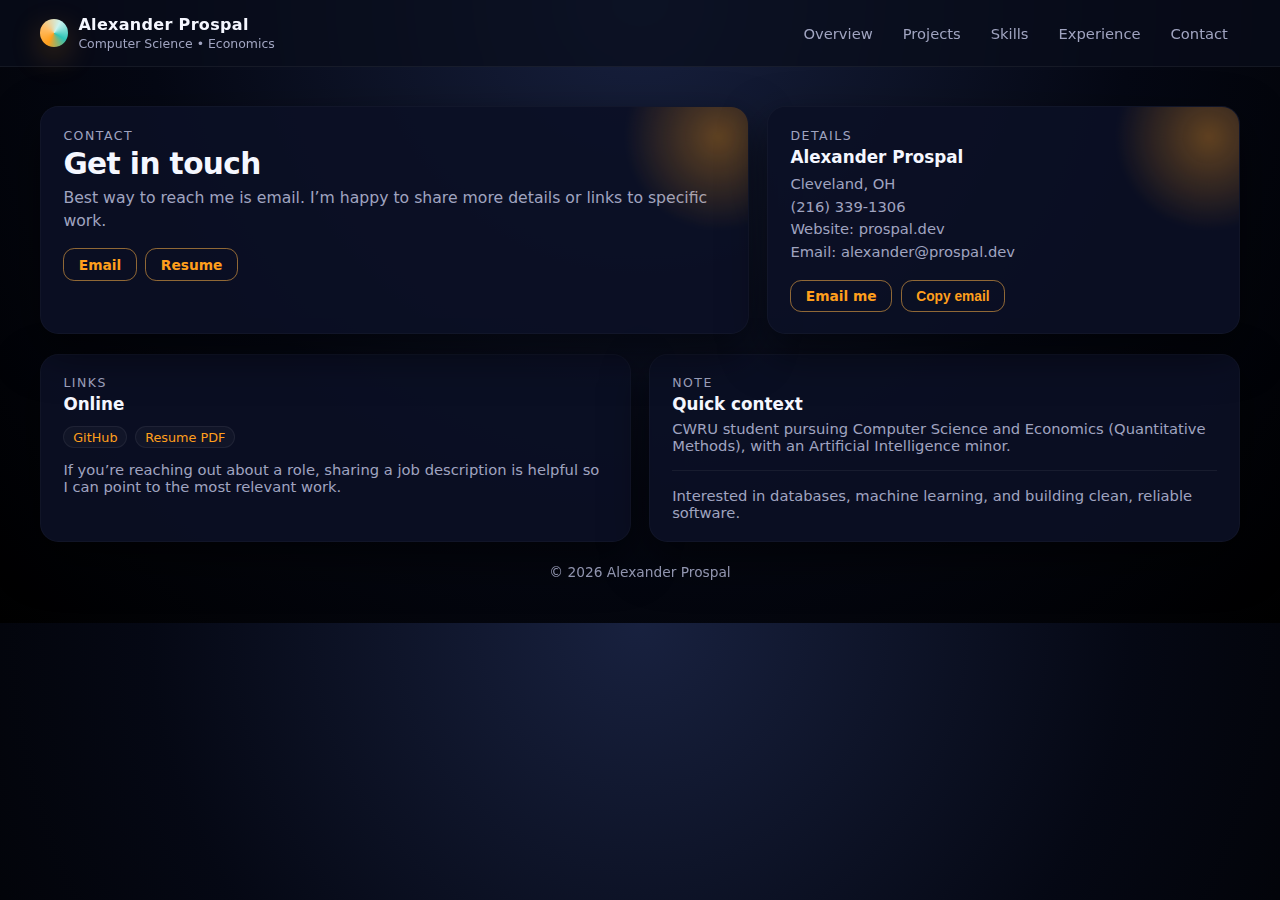
<file: contact/index.html>
<!doctype html>
<html lang="en">
<head>
  <meta charset="utf-8" />
  <meta http-equiv="X-UA-Compatible" content="IE=edge" />
  <meta name="viewport" content="width=device-width,initial-scale=1" />
  <title>Contact • prospal.dev</title>
  <link rel="icon" type="image/x-icon" href="/Jerome.jpeg">

  <link rel="stylesheet" href="/styles.css" />
  <script src="/script.js" defer></script>
</head>
<body>
  <header class="topbar">
    <div class="container topbar-inner">
      <div class="brand">
        <div class="pill" aria-hidden="true"></div>
        <div>
          <div class="brand-title">Alexander Prospal</div>
          <div class="brand-sub">Computer Science • Economics</div>
        </div>
      </div>

      <nav class="nav" aria-label="Primary navigation">
        <a href="/">Overview</a>
        <a href="/projects/">Projects</a>
        <a href="/skills/">Skills</a>
        <a href="/experience/">Experience</a>
        <a href="/contact/">Contact</a>
      </nav>
    </div>
  </header>

  <main>
    <div class="container">
      <section class="page-hero">
        <div class="hero-card">
          <div class="eyebrow">Contact</div>
          <h1>Get in touch</h1>
          <p class="subtitle">Best way to reach me is email. I’m happy to share more details or links to specific work.</p>

          <div class="hero-actions">
            <a class="btn" href="mailto:alexander@prospal.dev">Email</a>
            <a class="btn" href="/Resume.pdf">Resume</a>
          </div>
        </div>

        <div class="hero-card">
          <div class="eyebrow">Details</div>
          <div class="card-title">Alexander Prospal</div>
          <p class="muted" style="margin:.35rem 0 0; line-height:1.55;">
            <span style="display:block;">Cleveland, OH</span>
            <span style="display:block;">(216) 339-1306</span>
            <span style="display:block;">Website: prospal.dev</span>
            <span style="display:block;">Email: alexander@prospal.dev</span>
          </p>

          <div class="hero-actions" style="margin-top:1rem;">
            <a class="btn" href="mailto:alexander@prospal.dev">Email me</a>
            <button class="btn" id="copyEmailBtn" type="button">Copy email</button>
          </div>
        </div>
      </section>

      <section class="grid-2">
        <div class="card">
          <div class="eyebrow">Links</div>
          <div class="card-title">Online</div>
          <div class="chips">
            <span class="chip"><a href="https://github.com/AlexProspal">GitHub</a></span>
            <span class="chip"><a href="/Resume.pdf">Resume PDF</a></span>
          </div>
          <p class="muted" style="margin-top:.85rem; margin-bottom:0;">
            If you’re reaching out about a role, sharing a job description is helpful so I can point to the most relevant work.
          </p>
        </div>

        <div class="card">
          <div class="eyebrow">Note</div>
          <div class="card-title">Quick context</div>
          <p class="muted" style="margin:0;">
            CWRU student pursuing Computer Science and Economics (Quantitative Methods), with an Artificial Intelligence minor.
          </p>
          <hr class="sep" />
          <p class="muted" style="margin:0;">
            Interested in databases, machine learning, and building clean, reliable software.
          </p>
        </div>
      </section>

      <footer>
        <div class="container">© <span id="year"></span> Alexander Prospal</div>
      </footer>
    </div>
  </main>

  <script>
    (function(){
      var y = document.getElementById('year');
      if (y) y.textContent = String(new Date().getFullYear());
    })();
  </script>
</body>
</html>
</file>
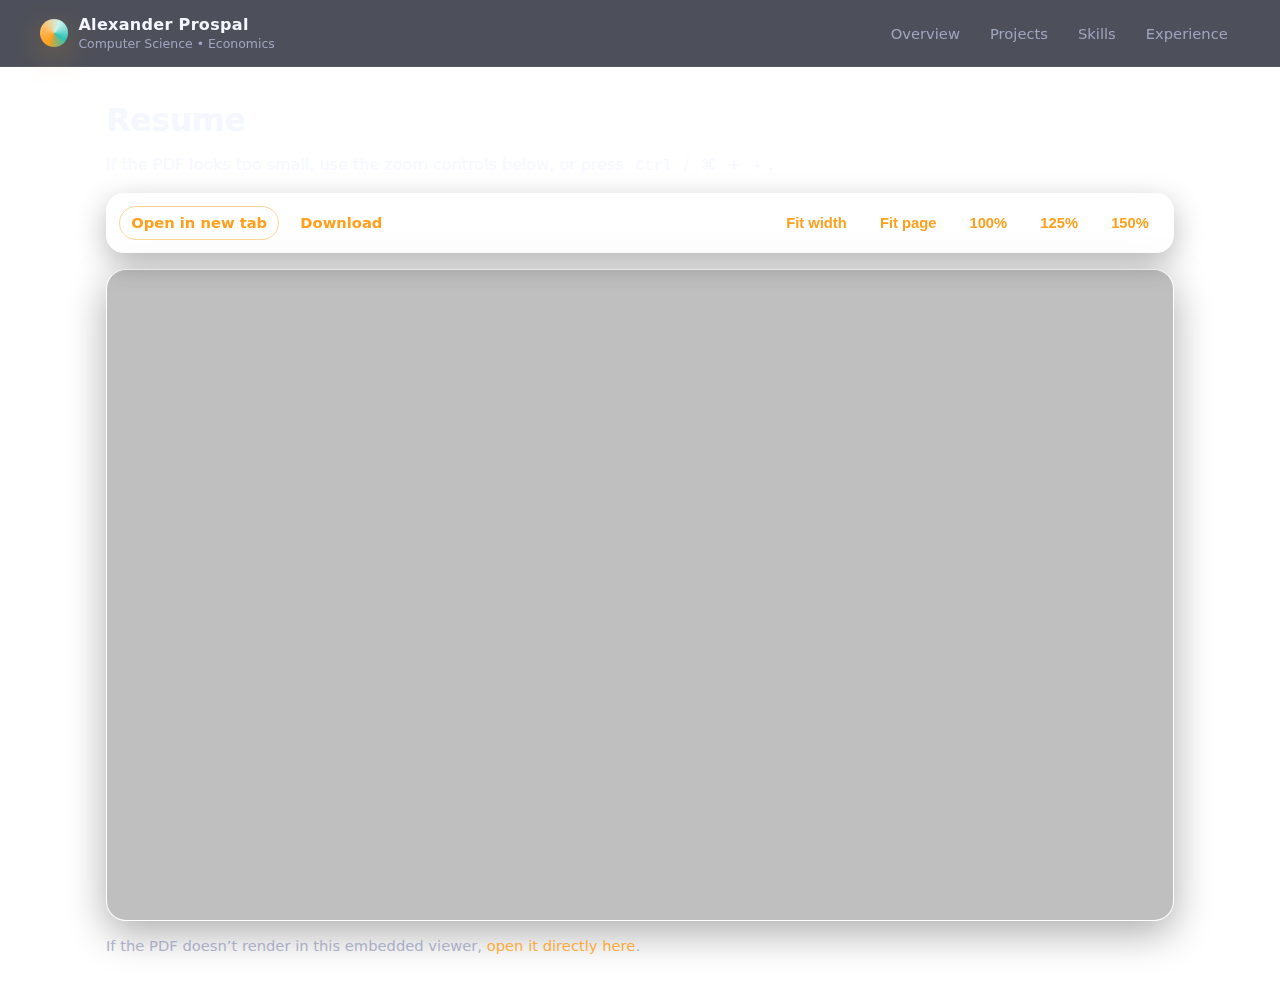
<file: resume/index.html>
<!doctype html>
<html lang="en">
<head>
  <meta charset="utf-8" />
  <meta name="viewport" content="width=device-width,initial-scale=1" />
  <title>Resume • Alexander Prospal</title>
  <link rel="icon" type="image/x-icon" href="/Jerome.jpeg">

  <link rel="stylesheet" href="/styles.css?v={{ site.github.build_revision }}">

  <style>
    /* Page background that matches your existing dark theme vibe */
    .resume-page {
      min-height: 100vh;
      background:
        radial-gradient(900px 500px at 10% 0%, rgba(255,255,255,.07), rgba(0,0,0,0) 60%),
        radial-gradient(700px 450px at 90% 10%, rgba(255,255,255,.06), rgba(0,0,0,0) 55%);
    }

    .resume-wrap {
      max-width: 1100px;
      margin: 0 auto;
      padding: 1.1rem 1rem 2rem;
    }

    .resume-hero {
      display: grid;
      gap: .9rem;
      margin-top: 1rem;
      margin-bottom: 1rem;
    }

    .resume-hero .hero-title {
      margin: 0;
      font-size: clamp(1.5rem, 2.5vw, 2.1rem);
      letter-spacing: -0.02em;
    }

    .resume-hero .hero-sub {
      margin: 0;
      opacity: .85;
      line-height: 1.45;
      max-width: 70ch;
    }

    /* Sticky toolbar card */
    .toolbar {
      position: sticky;
      top: .85rem;
      z-index: 50;
      border-radius: 18px;
      padding: .75rem .75rem;
      backdrop-filter: blur(10px);
      background: rgba(255,255,255,0.04);
      border: 1px solid rgba(255,255,255,0.10);
      box-shadow: 0 10px 30px rgba(0,0,0,.28);
      display: flex;
      align-items: center;
      justify-content: space-between;
      gap: .75rem;
      flex-wrap: wrap;
    }

    .toolbar .group {
      display: flex;
      gap: .55rem;
      flex-wrap: wrap;
      align-items: center;
    }

    /* Use your existing .btn styles, but support "secondary" small buttons */
    .btn.small {
      padding: .45rem .7rem;
      font-size: .92rem;
      border-radius: 999px;
    }

    .btn.ghost {
      background: transparent;
      border: 1px solid rgba(255,255,255,0.18);
    }

    .viewer-card {
      margin-top: 1rem;
      border-radius: 20px;
      overflow: hidden;
      border: 1px solid rgba(255,255,255,0.10);
      background: rgba(255,255,255,0.03);
      box-shadow: 0 12px 40px rgba(0,0,0,.33);
    }

    .pdf-frame {
      width: 100%;
      height: calc(100vh - 250px);
      border: 0;
      display: block;
      background: rgba(0,0,0,0.25);
    }

    .footer-note {
      margin-top: .9rem;
      opacity: .85;
      line-height: 1.45;
    }

    .kbd {
      font-family: ui-monospace, SFMono-Regular, Menlo, Monaco, Consolas, "Liberation Mono", "Courier New", monospace;
      font-size: .95em;
      padding: .12rem .35rem;
      border-radius: 8px;
      border: 1px solid rgba(255,255,255,0.18);
      background: rgba(255,255,255,0.06);
    }
  </style>

  <script>
    // PDF display behavior varies by browser. These fragments help many viewers.
    const PDF_PATH = "/Resume.pdf";

    function setPdfView(mode) {
      const frame = document.getElementById("pdfFrame");
      let fragment = "#view=FitH"; // default: fit to width-ish

      if (mode === "fit-width") fragment = "#view=FitH&zoom=page-width";
      if (mode === "fit-page")  fragment = "#view=Fit&zoom=page-fit";
      if (mode === "100")       fragment = "#zoom=100";
      if (mode === "125")       fragment = "#zoom=125";
      if (mode === "150")       fragment = "#zoom=150";

      frame.src = PDF_PATH + fragment;
    }

    window.addEventListener("DOMContentLoaded", () => {
      // Default on load: fit width
      setPdfView("fit-width");
    });
  </script>
</head>

<body class="resume-page">
  <header class="topbar">
    <div class="container topbar-inner">
      <div class="brand">
        <div class="pill" aria-hidden="true"></div>
        <div>
          <div class="brand-title">Alexander Prospal</div>
          <div class="brand-sub">Computer Science • Economics</div>
        </div>
      </div>

      <nav class="nav" aria-label="Primary navigation">
        <a href="/">Overview</a>
        <a href="/projects/">Projects</a>
        <a href="/skills/">Skills</a>
        <a href="/experience/">Experience</a>
      </nav>
    </div>
  </header>

  <main class="resume-wrap">
    <section class="resume-hero">
      <h1 class="hero-title">Resume</h1>
      <p class="hero-sub">
        If the PDF looks too small, use the zoom controls below, or press <span class="kbd">Ctrl</span> / <span class="kbd">⌘</span> + <span class="kbd">+</span>.
      </p>
    </section>

    <div class="toolbar" role="region" aria-label="Resume controls">
      <div class="group">
        <a class="btn small" href="/Resume.pdf" target="_blank" rel="noopener">Open in new tab</a>
        <a class="btn small ghost" href="/Resume.pdf" download>Download</a>
      </div>

      <div class="group" aria-label="Zoom controls">
        <button class="btn small ghost" type="button" onclick="setPdfView('fit-width')">Fit width</button>
        <button class="btn small ghost" type="button" onclick="setPdfView('fit-page')">Fit page</button>
        <button class="btn small ghost" type="button" onclick="setPdfView('100')">100%</button>
        <button class="btn small ghost" type="button" onclick="setPdfView('125')">125%</button>
        <button class="btn small ghost" type="button" onclick="setPdfView('150')">150%</button>
      </div>
    </div>

    <section class="viewer-card" aria-label="PDF viewer">
      <iframe
        id="pdfFrame"
        class="pdf-frame"
        title="Resume PDF"
        loading="eager"
        src="/Resume.pdf#view=FitH&zoom=page-width">
      </iframe>
    </section>

    <p class="footer-note muted">
      If the PDF doesn’t render in this embedded viewer, <a href="/Resume.pdf">open it directly here</a>.
    </p>
  </main>
</body>
</html>
</file>
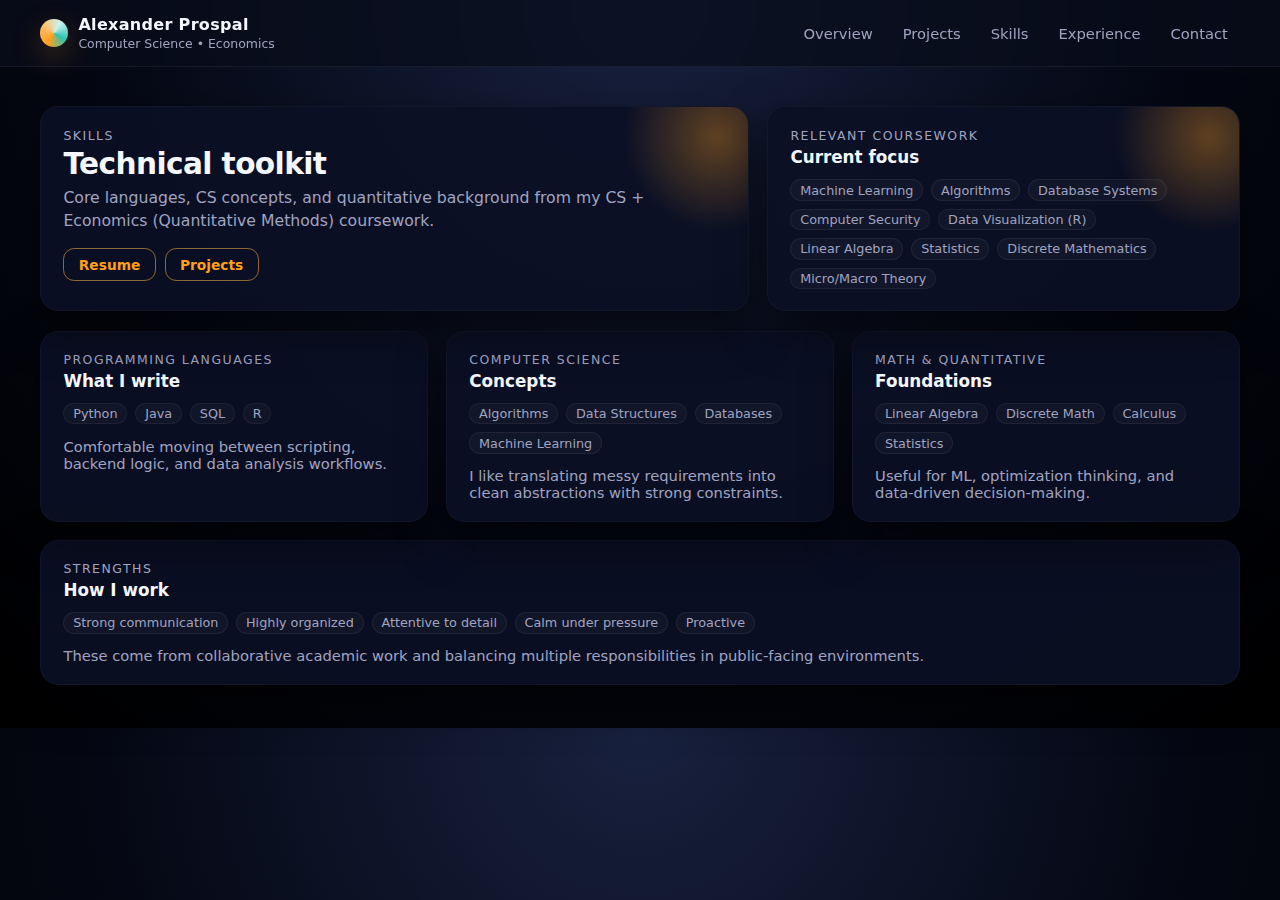
<file: skills/index.html>
<!doctype html>
<html lang="en">
<head>
  <meta charset="utf-8" />
  <meta http-equiv="X-UA-Compatible" content="IE=edge" />
  <meta name="viewport" content="width=device-width,initial-scale=1" />
  <title>Skills • Alexander Prospal</title>
  <link rel="icon" type="image/x-icon" href="/Jerome.jpeg">

  <link rel="stylesheet" href="/styles.css" />
  <script src="/script.js" defer></script>
</head>
<body>
  <header class="topbar">
    <div class="container topbar-inner">
      <div class="brand">
        <div class="pill" aria-hidden="true"></div>
        <div>
          <div class="brand-title">Alexander Prospal</div>
          <div class="brand-sub">Computer Science • Economics</div>
        </div>
      </div>

      <nav class="nav" aria-label="Primary navigation">
        <a href="/">Overview</a>
        <a href="/projects/">Projects</a>
        <a href="/skills/" class="active" aria-current="page">Skills</a>
        <a href="/experience/">Experience</a>
        <a href="/contact/">Contact</a>
      </nav>
    </div>
  </header>

  <main>
    <div class="container">
      <section class="page-hero">
        <div class="hero-card">
          <div class="eyebrow">Skills</div>
          <h1>Technical toolkit</h1>
          <p class="subtitle">
            Core languages, CS concepts, and quantitative background from my CS + Economics (Quantitative Methods) coursework.
          </p>

          <div class="hero-actions">
            <a class="btn" href="/Resume.pdf">Resume</a>
            <a class="btn" href="/projects/">Projects</a>
          </div>
        </div>

        <div class="hero-card">
          <div class="eyebrow">Relevant coursework</div>
          <div class="card-title">Current focus</div>
          <div class="chips">
            <span class="chip">Machine Learning</span>
            <span class="chip">Algorithms</span>
            <span class="chip">Database Systems</span>
            <span class="chip">Computer Security</span>
            <span class="chip">Data Visualization (R)</span>
            <span class="chip">Linear Algebra</span>
            <span class="chip">Statistics</span>
            <span class="chip">Discrete Mathematics</span>
            <span class="chip">Micro/Macro Theory</span>
          </div>
        </div>
      </section>

      <section class="grid-3">
        <div class="card">
          <div class="eyebrow">Programming languages</div>
          <div class="card-title">What I write</div>
          <div class="chips">
            <span class="chip">Python</span>
            <span class="chip">Java</span>
            <span class="chip">SQL</span>
            <span class="chip">R</span>
          </div>
          <p class="muted" style="margin-top:.85rem; margin-bottom:0;">
            Comfortable moving between scripting, backend logic, and data analysis workflows.
          </p>
        </div>

        <div class="card">
          <div class="eyebrow">Computer science</div>
          <div class="card-title">Concepts</div>
          <div class="chips">
            <span class="chip">Algorithms</span>
            <span class="chip">Data Structures</span>
            <span class="chip">Databases</span>
            <span class="chip">Machine Learning</span>
          </div>
          <p class="muted" style="margin-top:.85rem; margin-bottom:0;">
            I like translating messy requirements into clean abstractions with strong constraints.
          </p>
        </div>

        <div class="card">
          <div class="eyebrow">Math &amp; quantitative</div>
          <div class="card-title">Foundations</div>
          <div class="chips">
            <span class="chip">Linear Algebra</span>
            <span class="chip">Discrete Math</span>
            <span class="chip">Calculus</span>
            <span class="chip">Statistics</span>
          </div>
          <p class="muted" style="margin-top:.85rem; margin-bottom:0;">
            Useful for ML, optimization thinking, and data-driven decision-making.
          </p>
        </div>
      </section>

      <section class="card" style="margin-top:1.1rem;">
        <div class="eyebrow">Strengths</div>
        <div class="card-title">How I work</div>
        <div class="chips">
          <span class="chip">Strong communication</span>
          <span class="chip">Highly organized</span>
          <span class="chip">Attentive to detail</span>
          <span class="chip">Calm under pressure</span>
          <span class="chip">Proactive</span>
        </div>
        <p class="muted" style="margin-top:.85rem; margin-bottom:0;">
          These come from collaborative academic work and balancing multiple responsibilities in public-facing environments.
        </p>
      </section>
    </div>
  </main>
</body>
</html>
</file>
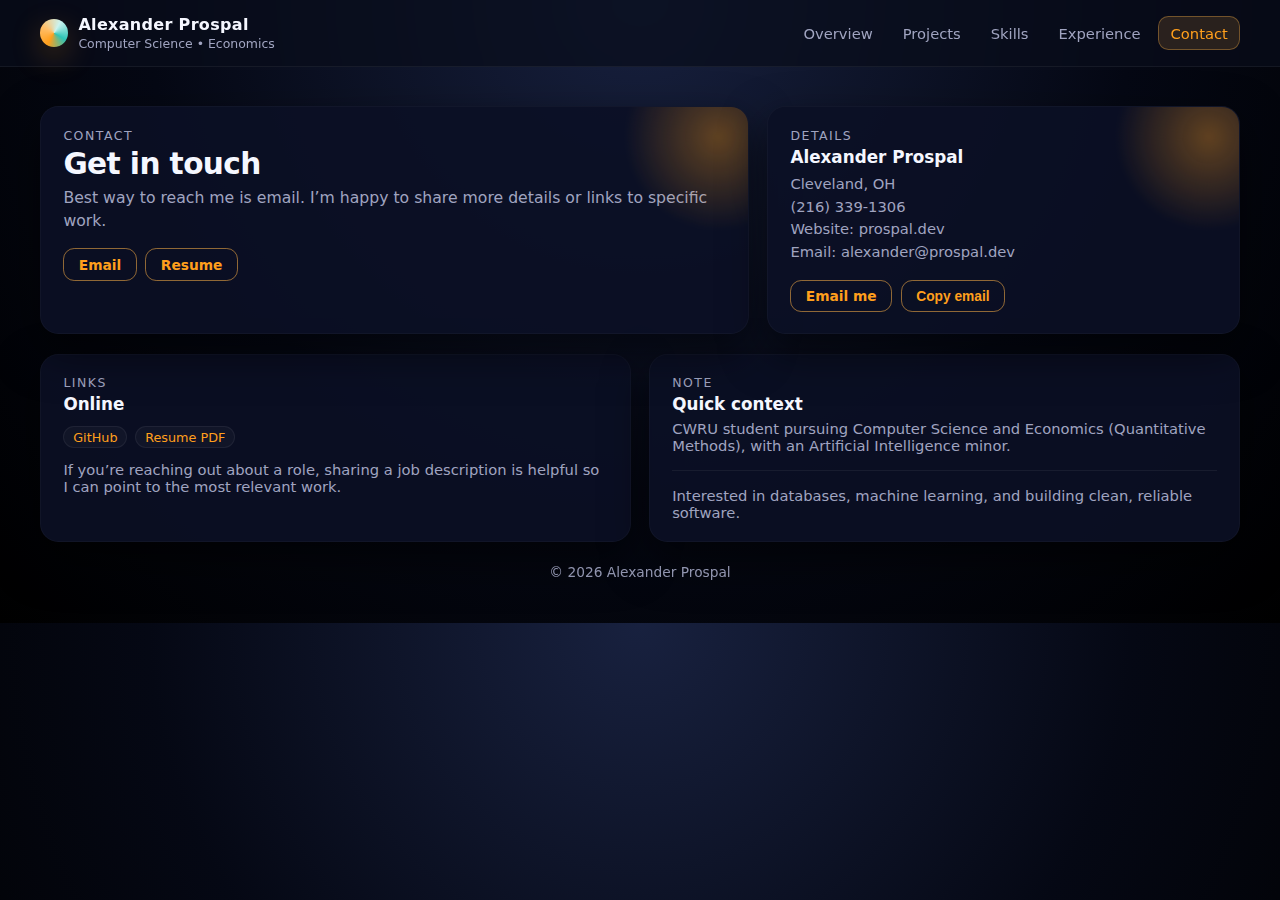
<file: contact.html>
<!doctype html>
<html lang="en">
<head>
  <meta charset="utf-8" />
  <meta http-equiv="X-UA-Compatible" content="IE=edge" />
  <meta name="viewport" content="width=device-width,initial-scale=1" />
  <title>Contact • prospal.dev</title>
  <link rel="icon" type="image/x-icon" href="Jerome.jpeg">

  <link rel="stylesheet" href="styles.css" />
  <script src="script.js" defer></script>
</head>
<body>
  <header class="topbar">
    <div class="container topbar-inner">
      <div class="brand">
        <div class="pill" aria-hidden="true"></div>
        <div>
          <div class="brand-title">Alexander Prospal</div>
          <div class="brand-sub">Computer Science • Economics</div>
        </div>
      </div>

      <nav class="nav" aria-label="Primary navigation">
        <a href="index.html">Overview</a>
        <a href="projects.html">Projects</a>
        <a href="skills.html">Skills</a>
        <a href="experience.html">Experience</a>
        <a href="contact.html">Contact</a>
      </nav>
    </div>
  </header>

  <main>
    <div class="container">
      <section class="page-hero">
        <div class="hero-card">
          <div class="eyebrow">Contact</div>
          <h1>Get in touch</h1>
          <p class="subtitle">Best way to reach me is email. I’m happy to share more details or links to specific work.</p>

          <div class="hero-actions">
            <a class="btn" href="mailto:alexander@prospal.dev">Email</a>
            <a class="btn" href="Resume.pdf">Resume</a>
          </div>
        </div>

        <div class="hero-card">
          <div class="eyebrow">Details</div>
          <div class="card-title">Alexander Prospal</div>
          <p class="muted" style="margin:.35rem 0 0; line-height:1.55;">
            <span style="display:block;">Cleveland, OH</span>
            <span style="display:block;">(216) 339-1306</span>
            <span style="display:block;">Website: prospal.dev</span>
            <span style="display:block;">Email: alexander@prospal.dev</span>
          </p>

          <div class="hero-actions" style="margin-top:1rem;">
            <a class="btn" href="mailto:alexander@prospal.dev">Email me</a>
            <button class="btn" id="copyEmailBtn" type="button">Copy email</button>
          </div>
        </div>
      </section>

      <section class="grid-2">
        <div class="card">
          <div class="eyebrow">Links</div>
          <div class="card-title">Online</div>
          <div class="chips">
            <span class="chip"><a href="https://github.com/AlexProspal">GitHub</a></span>
            <span class="chip"><a href="Resume.pdf">Resume PDF</a></span>
          </div>
          <p class="muted" style="margin-top:.85rem; margin-bottom:0;">
            If you’re reaching out about a role, sharing a job description is helpful so I can point to the most relevant work.
          </p>
        </div>

        <div class="card">
          <div class="eyebrow">Note</div>
          <div class="card-title">Quick context</div>
          <p class="muted" style="margin:0;">
            CWRU student pursuing Computer Science and Economics (Quantitative Methods), with an Artificial Intelligence minor.
          </p>
          <hr class="sep" />
          <p class="muted" style="margin:0;">
            Interested in databases, machine learning, and building clean, reliable software.
          </p>
        </div>
      </section>

      <footer>
        <div class="container">© <span id="year"></span> Alexander Prospal</div>
      </footer>
    </div>
  </main>

  <script>
    (function(){
      var y = document.getElementById('year');
      if (y) y.textContent = String(new Date().getFullYear());
    })();
  </script>
</body>
</html>
</file>
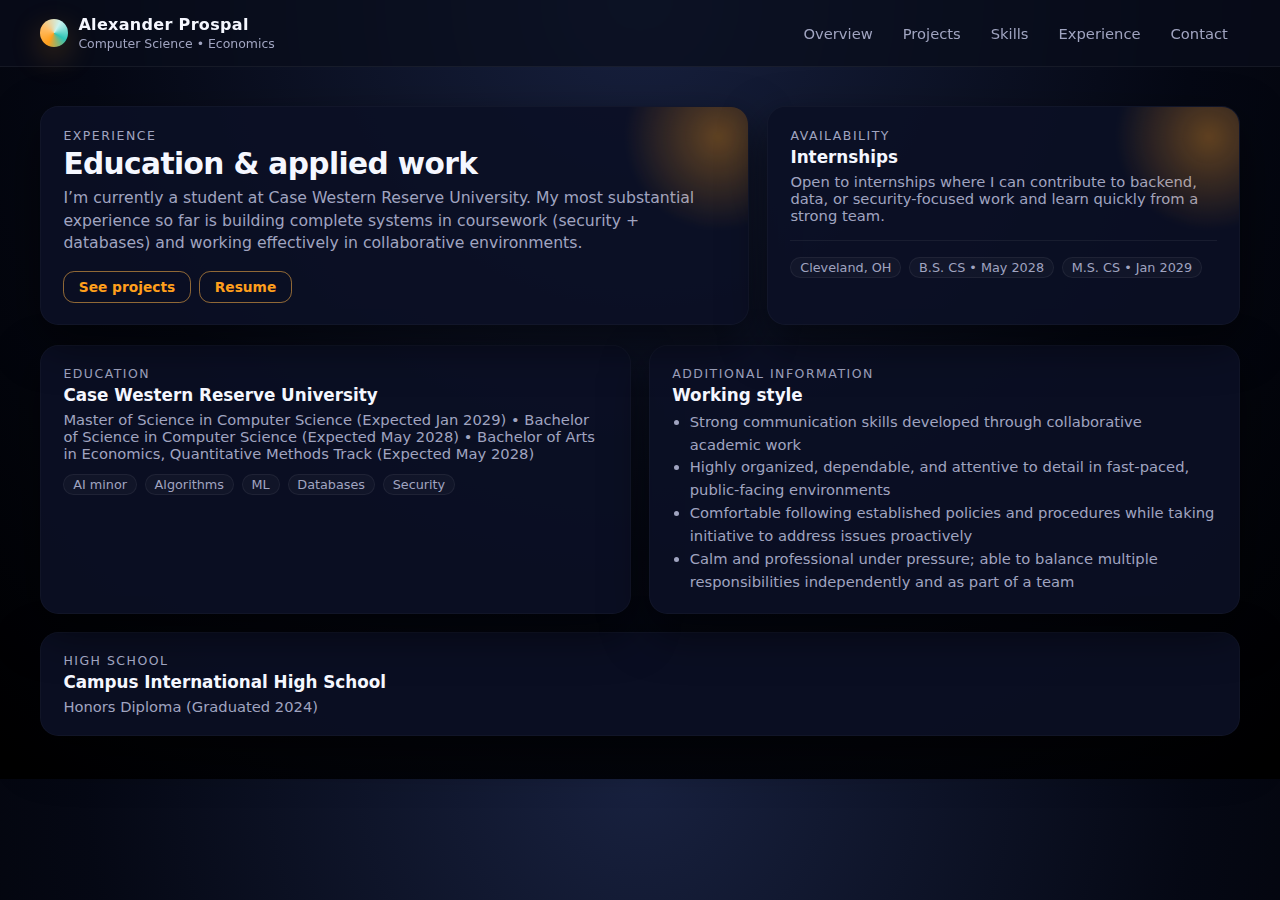
<file: experience.html>
<!doctype html>
<html lang="en">
<head>
  <meta charset="utf-8" />
  <meta http-equiv="X-UA-Compatible" content="IE=edge" />
  <meta name="viewport" content="width=device-width,initial-scale=1" />
  <title>Experience • prospal.dev</title>
  <link rel="icon" type="image/x-icon" href="Jerome.jpeg">

  <link rel="stylesheet" href="styles.css" />
  <script src="script.js" defer></script>
</head>
<body>
  <header class="topbar">
    <div class="container topbar-inner">
      <div class="brand">
        <div class="pill" aria-hidden="true"></div>
        <div>
          <div class="brand-title">Alexander Prospal</div>
          <div class="brand-sub">Computer Science • Economics</div>
        </div>
      </div>

      <nav class="nav" aria-label="Primary navigation">
        <a href="/">Overview</a>
        <a href="/projects/">Projects</a>
        <a href="/skills/">Skills</a>
        <a href="/experience/">Experience</a>
        <a href="/contact/">Contact</a>
      </nav>
    </div>
  </header>

  <main>
    <div class="container">
      <section class="page-hero">
        <div class="hero-card">
          <div class="eyebrow">Experience</div>
          <h1>Education &amp; applied work</h1>
          <p class="subtitle">
            I’m currently a student at Case Western Reserve University. My most substantial experience so far is building complete systems in coursework (security + databases) and working effectively in collaborative environments.
          </p>

          <div class="hero-actions">
            <a class="btn" href="projects.html">See projects</a>
            <a class="btn" href="Resume.pdf">Resume</a>
          </div>
        </div>

        <div class="hero-card">
          <div class="eyebrow">Availability</div>
          <div class="card-title">Internships</div>
          <p class="muted" style="margin:0;">
            Open to internships where I can contribute to backend, data, or security-focused work and learn quickly from a strong team.
          </p>
          <hr class="sep" />
          <div class="chips">
            <span class="chip">Cleveland, OH</span>
            <span class="chip">B.S. CS • May 2028</span>
            <span class="chip">M.S. CS • Jan 2029</span>
          </div>
        </div>
      </section>

      <section class="grid-2">
        <div class="card">
          <div class="eyebrow">Education</div>
          <div class="card-title">Case Western Reserve University</div>
          <p class="muted" style="margin:.25rem 0 0;">
            Master of Science in Computer Science (Expected Jan 2029) • Bachelor of Science in Computer Science (Expected May 2028) • Bachelor of Arts in Economics, Quantitative Methods Track (Expected May 2028)
          </p>
          <div class="chips">
            <span class="chip">AI minor</span>
            <span class="chip">Algorithms</span>
            <span class="chip">ML</span>
            <span class="chip">Databases</span>
            <span class="chip">Security</span>
          </div>
        </div>

        <div class="card">
          <div class="eyebrow">Additional information</div>
          <div class="card-title">Working style</div>
          <ul class="muted" style="margin:0; padding-left:1.1rem; line-height:1.55;">
            <li>Strong communication skills developed through collaborative academic work</li>
            <li>Highly organized, dependable, and attentive to detail in fast-paced, public-facing environments</li>
            <li>Comfortable following established policies and procedures while taking initiative to address issues proactively</li>
            <li>Calm and professional under pressure; able to balance multiple responsibilities independently and as part of a team</li>
          </ul>
        </div>
      </section>

      <section class="card" style="margin-top:1.1rem;">
        <div class="eyebrow">High school</div>
        <div class="card-title">Campus International High School</div>
        <p class="muted" style="margin:0;">Honors Diploma (Graduated 2024)</p>
      </section>
    </div>
  </main>
</body>
</html>
</file>
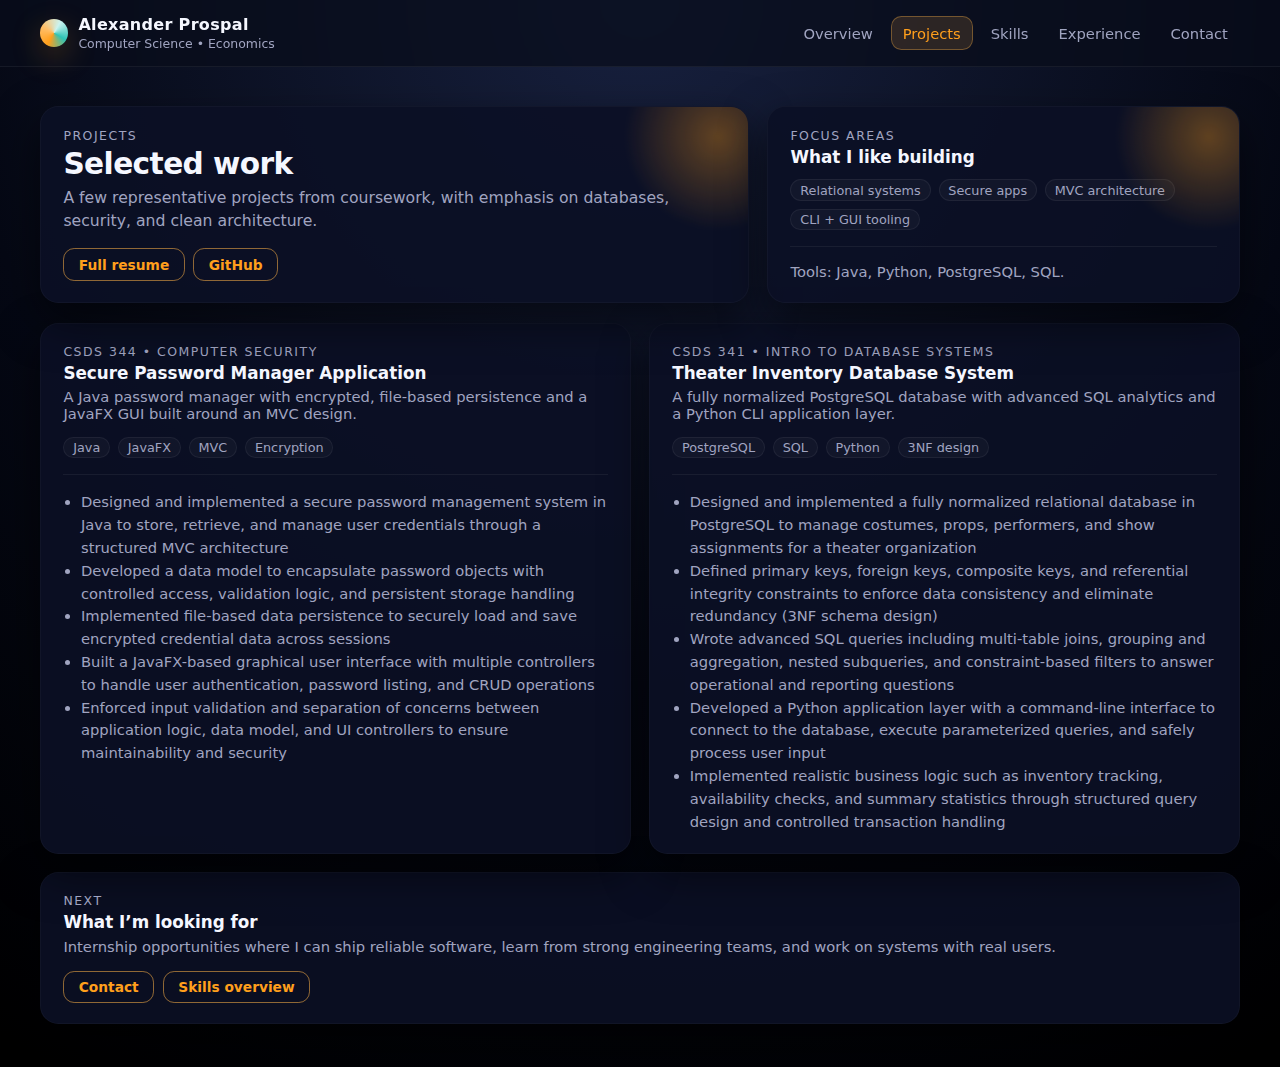
<file: projects.html>
<!doctype html>
<html lang="en">
<head>
  <meta charset="utf-8" />
  <meta http-equiv="X-UA-Compatible" content="IE=edge" />
  <meta name="viewport" content="width=device-width,initial-scale=1" />
  <title>Projects • prospal.dev</title>
  <link rel="icon" type="image/x-icon" href="Jerome.jpeg">

  <link rel="stylesheet" href="styles.css" />
  <script src="script.js" defer></script>
</head>
<body>
  <header class="topbar">
    <div class="container topbar-inner">
      <div class="brand">
        <div class="pill" aria-hidden="true"></div>
        <div>
          <div class="brand-title">Alexander Prospal</div>
          <div class="brand-sub">Computer Science • Economics</div>
        </div>
      </div>

      <nav class="nav" aria-label="Primary navigation">
        <a href="index.html">Overview</a>
        <a href="projects.html">Projects</a>
        <a href="skills.html">Skills</a>
        <a href="experience.html">Experience</a>
        <a href="contact.html">Contact</a>
      </nav>
    </div>
  </header>

  <main>
    <div class="container">
      <section class="page-hero">
        <div class="hero-card">
          <div class="eyebrow">Projects</div>
          <h1>Selected work</h1>
          <p class="subtitle">
            A few representative projects from coursework, with emphasis on databases, security, and clean architecture.
          </p>

          <div class="hero-actions">
            <a class="btn" href="Resume.pdf">Full resume</a>
            <a class="btn" href="https://github.com/AlexProspal">GitHub</a>
          </div>
        </div>

        <div class="hero-card">
          <div class="eyebrow">Focus areas</div>
          <div class="card-title">What I like building</div>
          <div class="chips">
            <span class="chip">Relational systems</span>
            <span class="chip">Secure apps</span>
            <span class="chip">MVC architecture</span>
            <span class="chip">CLI + GUI tooling</span>
          </div>
          <hr class="sep" />
          <p class="muted" style="margin:0;">
            Tools: Java, Python, PostgreSQL, SQL.
          </p>
        </div>
      </section>

      <section class="grid-2">
        <article class="card">
          <div class="eyebrow">CSDS 344 • Computer Security</div>
          <div class="card-title">Secure Password Manager Application</div>
          <p class="muted" style="margin-top:.25rem;">
            A Java password manager with encrypted, file-based persistence and a JavaFX GUI built around an MVC design.
          </p>

          <div class="chips">
            <span class="chip">Java</span>
            <span class="chip">JavaFX</span>
            <span class="chip">MVC</span>
            <span class="chip">Encryption</span>
          </div>

          <hr class="sep" />
          <ul class="muted" style="margin:0; padding-left:1.1rem; line-height:1.55;">
            <li>Designed and implemented a secure password management system in Java to store, retrieve, and manage user credentials through a structured MVC architecture</li>
            <li>Developed a data model to encapsulate password objects with controlled access, validation logic, and persistent storage handling</li>
            <li>Implemented file-based data persistence to securely load and save encrypted credential data across sessions</li>
            <li>Built a JavaFX-based graphical user interface with multiple controllers to handle user authentication, password listing, and CRUD operations</li>
            <li>Enforced input validation and separation of concerns between application logic, data model, and UI controllers to ensure maintainability and security</li>
          </ul>
        </article>

        <article class="card">
          <div class="eyebrow">CSDS 341 • Intro to Database Systems</div>
          <div class="card-title">Theater Inventory Database System</div>
          <p class="muted" style="margin-top:.25rem;">
            A fully normalized PostgreSQL database with advanced SQL analytics and a Python CLI application layer.
          </p>

          <div class="chips">
            <span class="chip">PostgreSQL</span>
            <span class="chip">SQL</span>
            <span class="chip">Python</span>
            <span class="chip">3NF design</span>
          </div>

          <hr class="sep" />
          <ul class="muted" style="margin:0; padding-left:1.1rem; line-height:1.55;">
            <li>Designed and implemented a fully normalized relational database in PostgreSQL to manage costumes, props, performers, and show assignments for a theater organization</li>
            <li>Defined primary keys, foreign keys, composite keys, and referential integrity constraints to enforce data consistency and eliminate redundancy (3NF schema design)</li>
            <li>Wrote advanced SQL queries including multi-table joins, grouping and aggregation, nested subqueries, and constraint-based filters to answer operational and reporting questions</li>
            <li>Developed a Python application layer with a command-line interface to connect to the database, execute parameterized queries, and safely process user input</li>
            <li>Implemented realistic business logic such as inventory tracking, availability checks, and summary statistics through structured query design and controlled transaction handling</li>
          </ul>
        </article>
      </section>

      <section class="card" style="margin-top:1.1rem;">
        <div class="eyebrow">Next</div>
        <div class="card-title">What I’m looking for</div>
        <p class="muted" style="margin:0;">
          Internship opportunities where I can ship reliable software, learn from strong engineering teams, and work on systems with real users.
        </p>
        <div class="hero-actions" style="margin-top:1rem;">
          <a class="btn" href="contact.html">Contact</a>
          <a class="btn" href="skills.html">Skills overview</a>
        </div>
      </section>
    </div>
  </main>
</body>
</html>
</file>
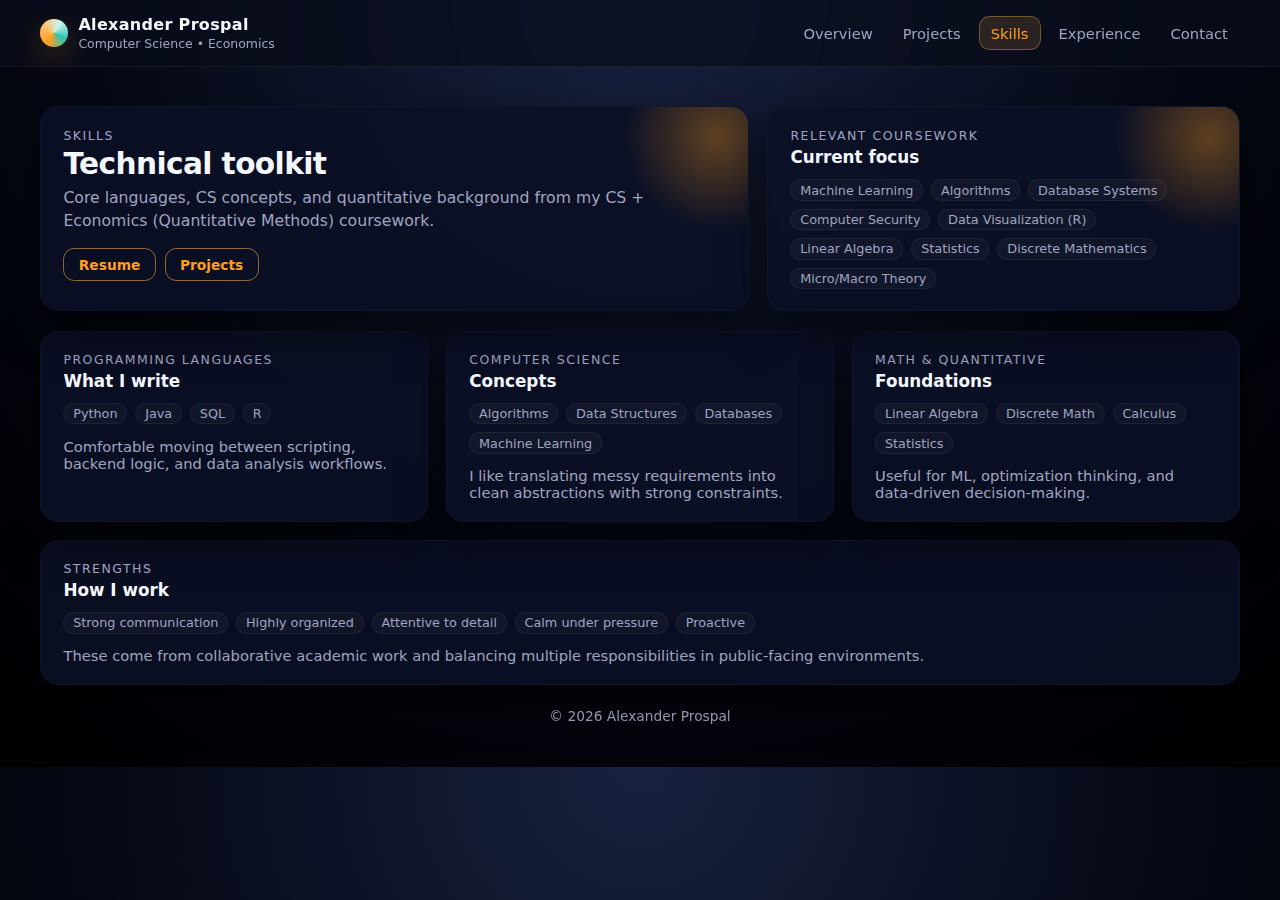
<file: skills.html>
<!doctype html>
<html lang="en">
<head>
  <meta charset="utf-8" />
  <meta http-equiv="X-UA-Compatible" content="IE=edge" />
  <meta name="viewport" content="width=device-width,initial-scale=1" />
  <title>Skills • prospal.dev</title>
  <link rel="icon" type="image/x-icon" href="Jerome.jpeg">

  <link rel="stylesheet" href="styles.css" />
  <script src="script.js" defer></script>
</head>
<body>
  <header class="topbar">
    <div class="container topbar-inner">
      <div class="brand">
        <div class="pill" aria-hidden="true"></div>
        <div>
          <div class="brand-title">Alexander Prospal</div>
          <div class="brand-sub">Computer Science • Economics</div>
        </div>
      </div>

      <nav class="nav" aria-label="Primary navigation">
        <a href="index.html">Overview</a>
        <a href="projects.html">Projects</a>
        <a href="skills.html">Skills</a>
        <a href="experience.html">Experience</a>
        <a href="contact.html">Contact</a>
      </nav>
    </div>
  </header>

  <main>
    <div class="container">
      <section class="page-hero">
        <div class="hero-card">
          <div class="eyebrow">Skills</div>
          <h1>Technical toolkit</h1>
          <p class="subtitle">
            Core languages, CS concepts, and quantitative background from my CS + Economics (Quantitative Methods) coursework.
          </p>

          <div class="hero-actions">
            <a class="btn" href="Resume.pdf">Resume</a>
            <a class="btn" href="projects.html">Projects</a>
          </div>
        </div>

        <div class="hero-card">
          <div class="eyebrow">Relevant coursework</div>
          <div class="card-title">Current focus</div>
          <div class="chips">
            <span class="chip">Machine Learning</span>
            <span class="chip">Algorithms</span>
            <span class="chip">Database Systems</span>
            <span class="chip">Computer Security</span>
            <span class="chip">Data Visualization (R)</span>
            <span class="chip">Linear Algebra</span>
            <span class="chip">Statistics</span>
            <span class="chip">Discrete Mathematics</span>
            <span class="chip">Micro/Macro Theory</span>
          </div>
        </div>
      </section>

      <section class="grid-3">
        <div class="card">
          <div class="eyebrow">Programming languages</div>
          <div class="card-title">What I write</div>
          <div class="chips">
            <span class="chip">Python</span>
            <span class="chip">Java</span>
            <span class="chip">SQL</span>
            <span class="chip">R</span>
          </div>
          <p class="muted" style="margin-top:.85rem; margin-bottom:0;">
            Comfortable moving between scripting, backend logic, and data analysis workflows.
          </p>
        </div>

        <div class="card">
          <div class="eyebrow">Computer science</div>
          <div class="card-title">Concepts</div>
          <div class="chips">
            <span class="chip">Algorithms</span>
            <span class="chip">Data Structures</span>
            <span class="chip">Databases</span>
            <span class="chip">Machine Learning</span>
          </div>
          <p class="muted" style="margin-top:.85rem; margin-bottom:0;">
            I like translating messy requirements into clean abstractions with strong constraints.
          </p>
        </div>

        <div class="card">
          <div class="eyebrow">Math &amp; quantitative</div>
          <div class="card-title">Foundations</div>
          <div class="chips">
            <span class="chip">Linear Algebra</span>
            <span class="chip">Discrete Math</span>
            <span class="chip">Calculus</span>
            <span class="chip">Statistics</span>
          </div>
          <p class="muted" style="margin-top:.85rem; margin-bottom:0;">
            Useful for ML, optimization thinking, and data-driven decision-making.
          </p>
        </div>
      </section>

      <section class="card" style="margin-top:1.1rem;">
        <div class="eyebrow">Strengths</div>
        <div class="card-title">How I work</div>
        <div class="chips">
          <span class="chip">Strong communication</span>
          <span class="chip">Highly organized</span>
          <span class="chip">Attentive to detail</span>
          <span class="chip">Calm under pressure</span>
          <span class="chip">Proactive</span>
        </div>
        <p class="muted" style="margin-top:.85rem; margin-bottom:0;">
          These come from collaborative academic work and balancing multiple responsibilities in public-facing environments.
        </p>
      </section>

      <footer>
        <div class="container">© <span id="year"></span> Alexander Prospal</div>
      </footer>
    </div>
  </main>

  <script>
    (function(){
      var y = document.getElementById('year');
      if (y) y.textContent = String(new Date().getFullYear());
    })();
  </script>
</body>
</html>
</file>
<file: styles.css>
:root{
  --bg:#0b1020;
  --card-bg:#131933;
  --accent:#ffb347;
  --accent-soft:rgba(255,179,71,0.14);
  --accent-strong:#ff9f1c;
  --text:#f5f7ff;
  --muted:#a0a4c0;
  --border:#262b45;
  --danger:#ff4b5c;

  --max:1200px;
}

*{ box-sizing:border-box; }

body{
  margin:0;
  font-family: system-ui, -apple-system, BlinkMacSystemFont, "Segoe UI", sans-serif;
  background-color:#050814; /* fallback */
  background-image: radial-gradient(circle at top, #18213f 0, #050814 55%, #000 100%);
  color:var(--text);
}

a{ color:var(--accent-strong); text-decoration:none; }
a:hover{ text-decoration:underline; }

/* Fallback first, then modern min() when available */
.container{
  max-width: var(--max);
  width: calc(100% - 2.2rem);
  margin:0 auto;
}
@supports (width: min(1px, 2px)) {
  .container{
    width: min(var(--max), calc(100% - 2.2rem));
    max-width: none;
  }
}

header.topbar{
  position: sticky;
  top:0;
  z-index:50;
  background: rgba(8,12,26,0.92); /* fallback if blur unsupported */
  border-bottom:1px solid rgba(255,255,255,0.06);
}

/* Backdrop blur (Safari needs -webkit-) with clean fallback above */
@supports ((-webkit-backdrop-filter: blur(10px)) or (backdrop-filter: blur(10px))) {
  header.topbar{
    background: rgba(8,12,26,0.72);
    -webkit-backdrop-filter: blur(10px);
    backdrop-filter: blur(10px);
  }
}

.topbar-inner{
  display:flex;
  align-items:center;
  justify-content:space-between;
  gap:1rem;
  padding:.95rem 0;
}

.brand{
  display:flex;
  align-items:center;
  gap:.65rem;
  min-width:220px;
}

.pill{
  width:28px; height:28px;
  border-radius:999px;
  background:#ff9f1c; /* fallback if conic-gradient unsupported */
  box-shadow:0 10px 30px rgba(255,159,28,0.25);
}
@supports (background: conic-gradient(from 0deg, red, blue)) {
  .pill{
    background: conic-gradient(from 210deg, #ff9f1c, #ffbf69, #cbf3f0, #2ec4b6, #ff9f1c);
  }
}

.brand-title{ font-weight:650; letter-spacing:.02em; }
.brand-sub{ font-size:.78rem; color:var(--muted); margin-top:.12rem; }

.nav{
  display:flex;
  align-items:center;
  gap:.35rem;
  flex-wrap:wrap;
  justify-content:center;
}

.nav a{
  display:inline-flex;
  align-items:center;
  padding:.48rem .7rem;
  border-radius:.65rem;
  color:var(--muted);
  font-size:.92rem;
  border:1px solid transparent;
}
.nav a:hover{
  background:rgba(255,255,255,0.04);
  color:var(--text);
  text-decoration:none;
}
.nav a.active{
  background:var(--accent-soft);
  border-color:rgba(255,179,71,0.35);
  color:var(--accent-strong);
}

.top-actions{
  display:flex;
  align-items:center;
  gap:.5rem;
  justify-content:flex-end;
  min-width:220px;
}

.btn{
  display:inline-flex;
  align-items:center;
  justify-content:center;

  border-radius:.7rem;
  padding:.45rem .9rem;
  font-size:.86rem;
  font-weight:600;
  cursor:pointer;

  background:transparent;      
  border:1px solid rgba(255,179,71,0.55); 
  color:var(--accent-strong);    

  text-decoration:none;
  gap:.4rem;
  white-space:nowrap;

  box-shadow:none;
  -webkit-appearance:none;
  appearance:none;
}

.btn:hover{
  background:#ff9f1c;
  background:linear-gradient(135deg, var(--accent-strong), #ffbf69);
  color:#1b1204;
  border-color:transparent;
  box-shadow:0 10px 30px rgba(255,159,28,0.35);
  text-decoration:none;
}

.btn:focus-visible{
  outline:2px solid rgba(255,179,71,0.75);
  outline-offset:2px;
}

.btn:active{
  transform:translateY(1px);
}

.btn[disabled],
button.btn:disabled{
  opacity:0.55;
  cursor:not-allowed;
  box-shadow:none;
  transform:none;
}

main{
  padding:1.35rem 0 2.7rem;
}

.page-hero{
  display:grid;
  grid-template-columns: 1.2fr .8fr;
  gap:1.1rem;
  align-items:stretch;
  margin:1.1rem 0 1.25rem;
}

.hero-card{
  padding:1.3rem 1.4rem;
  border-radius:1.15rem;
  background:rgba(11,16,37,0.9);
  border:1px solid rgba(255,255,255,0.03);
  box-shadow:0 18px 45px rgba(0,0,0,0.55);
  overflow:hidden;
  position:relative;
}

.hero-card::before{
  content:"";
  position:absolute;
  top:-80px;
  right:-80px;
  width:220px;
  height:220px;
  background: radial-gradient(circle at center, rgba(255,159,28,0.35), transparent 60%);
  filter: blur(2px);
  transform: rotate(20deg);
}

h1{
  font-size:1.85rem;
  margin:0;
  letter-spacing:-0.02em;
}
.subtitle{
  margin:.35rem 0 0;
  color:var(--muted);
  font-size:.98rem;
  line-height:1.45;
}

.hero-actions{
  display:flex;
  flex-wrap:wrap;
  gap:.55rem;
  margin-top:1rem;
}

.card{
  background:rgba(11,16,37,0.9);
  border-radius:1.15rem;
  padding:1.25rem 1.4rem;
  border:1px solid rgba(255,255,255,0.03);
  box-shadow:0 18px 45px rgba(0,0,0,0.55);
}

.grid-3{
  display:grid;
  grid-template-columns:repeat(3, minmax(0, 1fr));
  gap:1.1rem;
}

.grid-2{
  display:grid;
  grid-template-columns:repeat(2, minmax(0, 1fr));
  gap:1.1rem;
}

.eyebrow{
  font-size:.78rem;
  text-transform:uppercase;
  letter-spacing:.12em;
  color:var(--muted);
  margin-bottom:.25rem;
}
.card-title{
  font-size:1.05rem;
  font-weight:600;
  margin:0 0 .35rem;
}
.muted{ color:var(--muted); font-size:.92rem; }

.chips{
  display:flex;
  flex-wrap:wrap;
  gap:.5rem;
  margin-top:.75rem;
}
.chip{
  font-size:.8rem;
  padding:.14rem .55rem;
  border-radius:999px;
  background:rgba(255,255,255,0.03);
  border:1px solid rgba(255,255,255,0.06);
  color:var(--muted);
}

hr.sep{
  border:0;
  border-top:1px solid rgba(255,255,255,0.06);
  margin:1rem 0;
}

.search-row{
  display:flex;
  flex-wrap:wrap;
  align-items:flex-end;
  gap:.6rem;
}

.field label{
  display:block;
  font-size:.78rem;
  font-weight:600;
  letter-spacing:.08em;
  text-transform:uppercase;
  color:var(--muted);
  margin-bottom:.25rem;
}

input[type="text"], input[type="email"], textarea{
  width:100%;
  padding:.5rem .6rem;
  border-radius:.65rem;
  border:1px solid var(--border);
  background:rgba(4,7,20,0.9);
  color:var(--text);
  font-size:.95rem;
  resize:vertical;
}
input:focus, textarea:focus{
  outline:none;
  border-color:var(--accent-strong);
  box-shadow:0 0 0 1px rgba(255,159,28,0.5);
}
.form-grid{
  display:grid;
  grid-template-columns:repeat(2, minmax(0, 1fr));
  gap:1rem 1.1rem;
  margin-top:.8rem;
}

.table{
  border:1px solid rgba(255,255,255,0.06);
  border-radius:1rem;
  overflow:hidden;
  background:rgba(255,255,255,0.01);
  margin-top:.9rem;
}
.tr{
  display:grid;
  grid-template-columns: 1.35fr 1.05fr .7fr .6fr;
  gap:.6rem;
  padding:.75rem .85rem;
  border-bottom:1px solid rgba(255,255,255,0.06);
}
.thead .tr{ background:rgba(255,255,255,0.02); }
.th{
  font-weight:650;
  color:var(--muted);
  font-size:.78rem;
  text-transform:uppercase;
  letter-spacing:.09em;
}
.td{ font-size:.93rem; }
.tbody .tr:hover{ background:rgba(255,255,255,0.03); }

.status-pill{
  padding:.2rem .55rem;
  border-radius:999px;
  font-size:.78rem;
  font-weight:650;
  display:inline-flex;
  align-items:center;
}
.status-in{ background:rgba(46,196,182,0.18); color:#2ec4b6; }
.status-out{ background:rgba(255,75,92,0.16); color:#ff6b81; }
.status-build{ background:rgba(255,179,71,0.12); color:var(--accent-strong); }

footer{
  margin-top:1.4rem;
  color:var(--muted);
  font-size:.86rem;
  text-align:center;
  opacity:.9;
}

/* Mobile */
@media (max-width:980px){
  .page-hero{ grid-template-columns:1fr; }
  .grid-3{ grid-template-columns:1fr; }
  .grid-2{ grid-template-columns:1fr; }
  .brand, .top-actions{ min-width:auto; }
}
</file>
